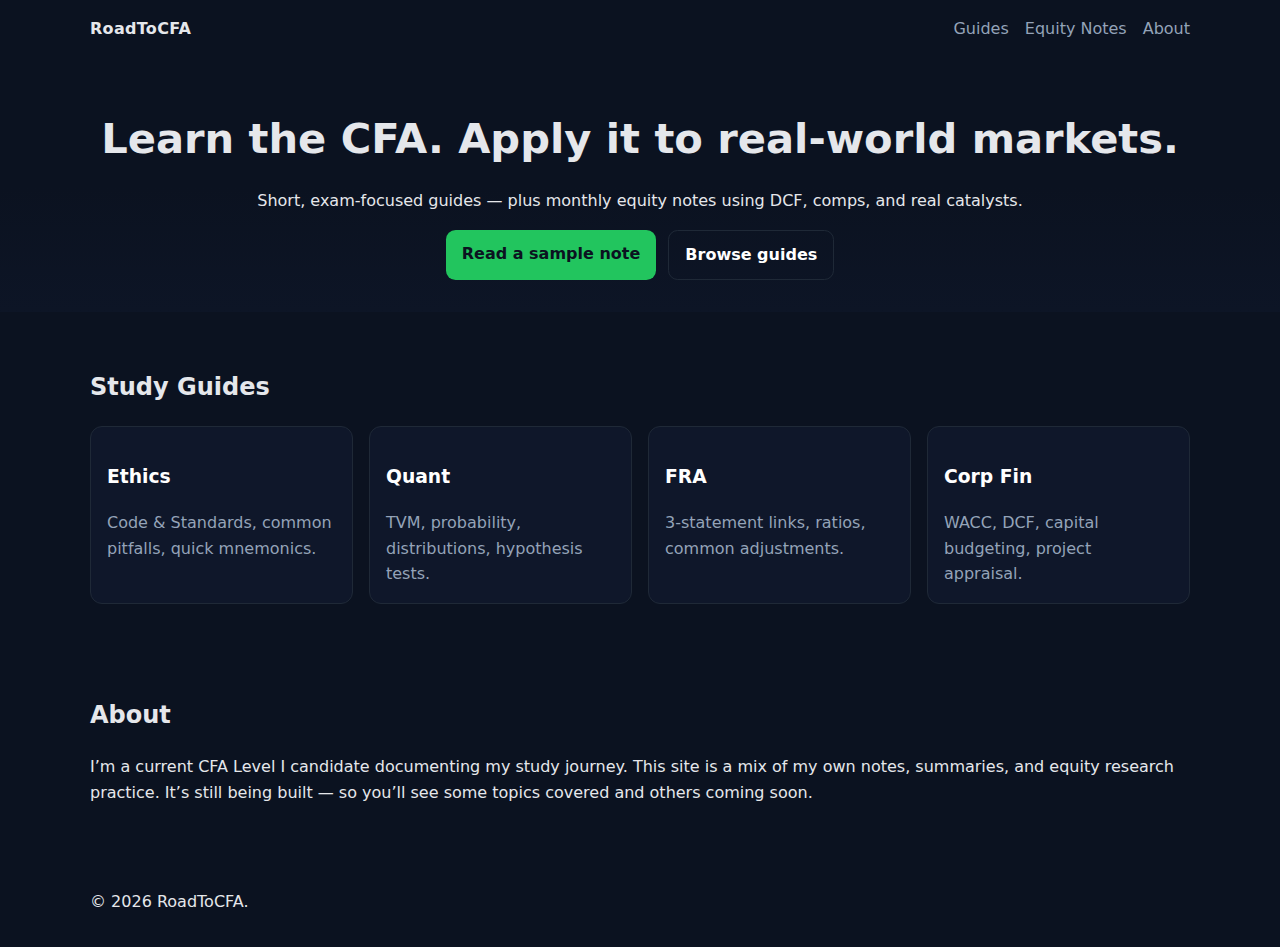
<file: index.html>
<!DOCTYPE html>
<html lang="en">
<head>
  <meta charset="utf-8">
  <meta name="viewport" content="width=device-width, initial-scale=1">
  <title>RoadToCFA — CFA L1 + Applied Equity Research</title>
  <meta name="description" content="Concise CFA Level 1 guides and applied equity research notes with DCF, comps, and catalysts.">
  <meta property="og:title" content="RoadToCFA — CFA L1 + Applied Equity Research">
  <meta property="og:description" content="Study faster. Apply concepts. Publish notes.">
  <meta property="og:type" content="website">
  <link rel="icon" href="img/favicon.svg" type="image/svg+xml">
  <link rel="stylesheet" href="css/style.css">
</head>
<body>
  <header class="site-header">
    <nav class="nav container" aria-label="Primary">
      <a class="logo" href="index.html" aria-label="Home">RoadToCFA</a>
      <button class="hamburger" id="hamburger" aria-label="Toggle menu" aria-expanded="false" aria-controls="menu">☰</button>
      <ul id="menu" class="menu">
        <li><a href="#guides">Guides</a></li>
        <li><a href="notes/index.html">Equity Notes</a></li>
        <li><a href="#about">About</a></li>
      </ul>
    </nav>
    <section class="hero container">
      <h1>Learn the CFA. Apply it to real-world markets.</h1>
      <p>Short, exam-focused guides — plus monthly equity notes using DCF, comps, and real catalysts.</p>
      <div class="cta-row">
        <a class="btn" href="notes/index.html">Read a sample note</a>
        <a class="btn btn-secondary" href="#guides">Browse guides</a>
      </div>
    </section>
  </header>

  <main>
    <section id="guides" class="container section">
      <h2>Study Guides</h2>
      <div class="cards">
        <a class="card" href="guides/ethics.html"><h3>Ethics</h3><p>Code & Standards, common pitfalls, quick mnemonics.</p></a>
        <a class="card" href="guides/quant.html"><h3>Quant</h3><p>TVM, probability, distributions, hypothesis tests.</p></a>
        <a class="card" href="guides/fra.html"><h3>FRA</h3><p>3-statement links, ratios, common adjustments.</p></a>
        <a class="card" href="guides/corpfin.html"><h3>Corp Fin</h3><p>WACC, DCF, capital budgeting, project appraisal.</p></a>
      </div>
    </section>

    <section id="about" class="container section">
      <h2>About</h2>
      <p>I’m a current CFA Level I candidate documenting my study journey. This site is a mix of my own notes, summaries, and equity research practice. It’s still being built — so you’ll see some topics covered and others coming soon.
      </p>
    </section>
  </main>

    <footer class="container footer-inner">
    <p>© 2025 RoadToCFA.</p>
  </div>
    </footer>


  <script src="js/main.js"></script>
</body>
</html>
</file>
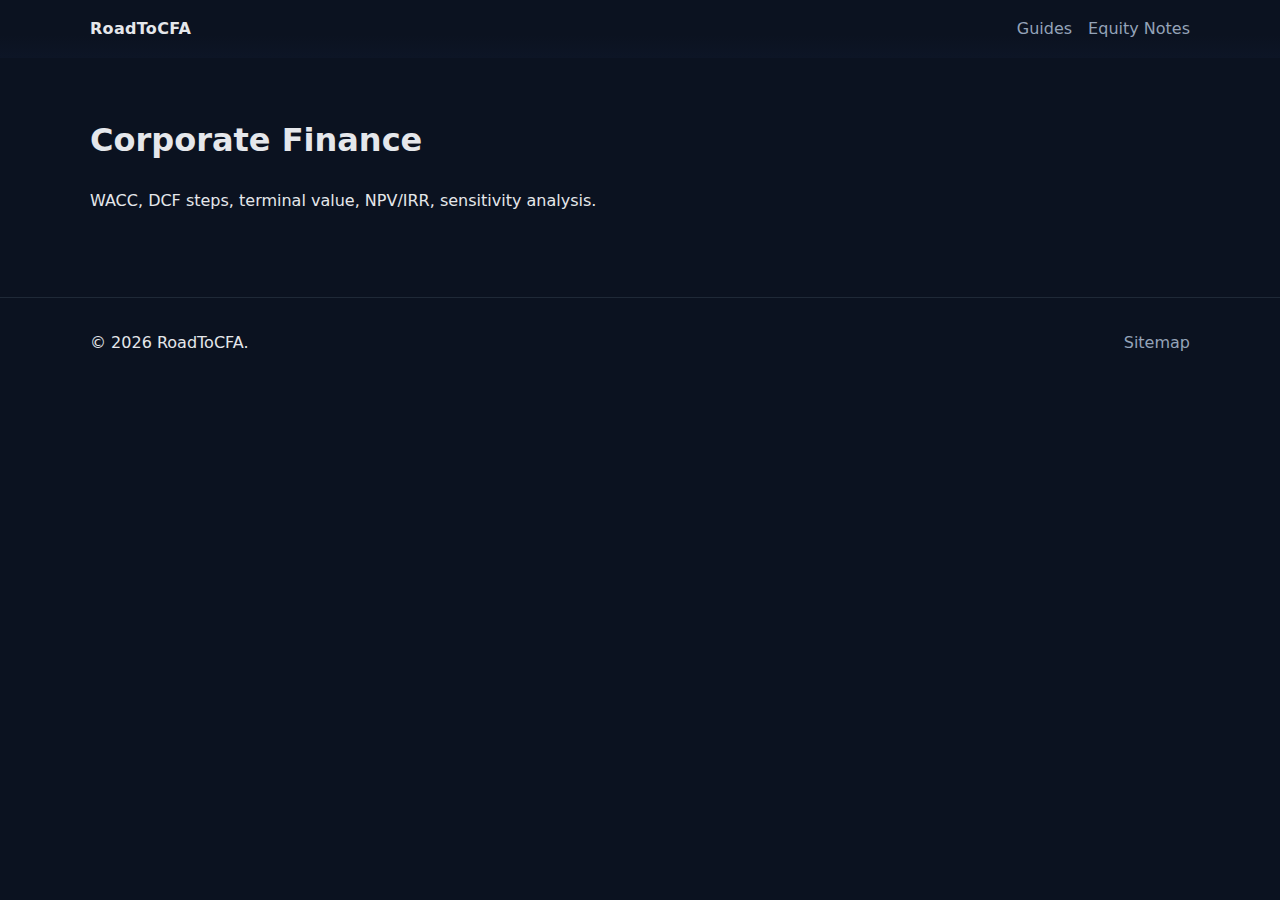
<file: guides/corpfin.html>
<!DOCTYPE html>
<html lang="en">
<head>
  <meta charset="utf-8">
  <meta name="viewport" content="width=device-width, initial-scale=1">
  <title>Corporate Finance — RoadToCFA</title>
  <meta name="description" content="Corporate Finance quick-reference guide.">
  <link rel="icon" href="../img/favicon.svg" type="image/svg+xml">
  <link rel="stylesheet" href="../css/style.css">
</head>
<body>
  <header class="site-header">
    <nav class="nav container" aria-label="Primary">
      <a class="logo" href="../index.html">RoadToCFA</a>
      <button class="hamburger" id="hamburger" aria-label="Toggle menu" aria-expanded="false" aria-controls="menu">☰</button>
      <ul id="menu" class="menu">
        <li><a href="../index.html#guides">Guides</a></li>
        <li><a href="../notes/index.html">Equity Notes</a></li>
      </ul>
    </nav>
  </header>

  <main class="container section">
    <h1>Corporate Finance</h1><p>WACC, DCF steps, terminal value, NPV/IRR, sensitivity analysis.</p>
  </main>

  <footer class="site-footer">
    <div class="container footer-inner">
      <p>© 2025 RoadToCFA.</p>
      <a href="../sitemap.xml">Sitemap</a>
    </div>
  </footer>
  <script src="../js/main.js"></script>
</body>
</html>
</file>
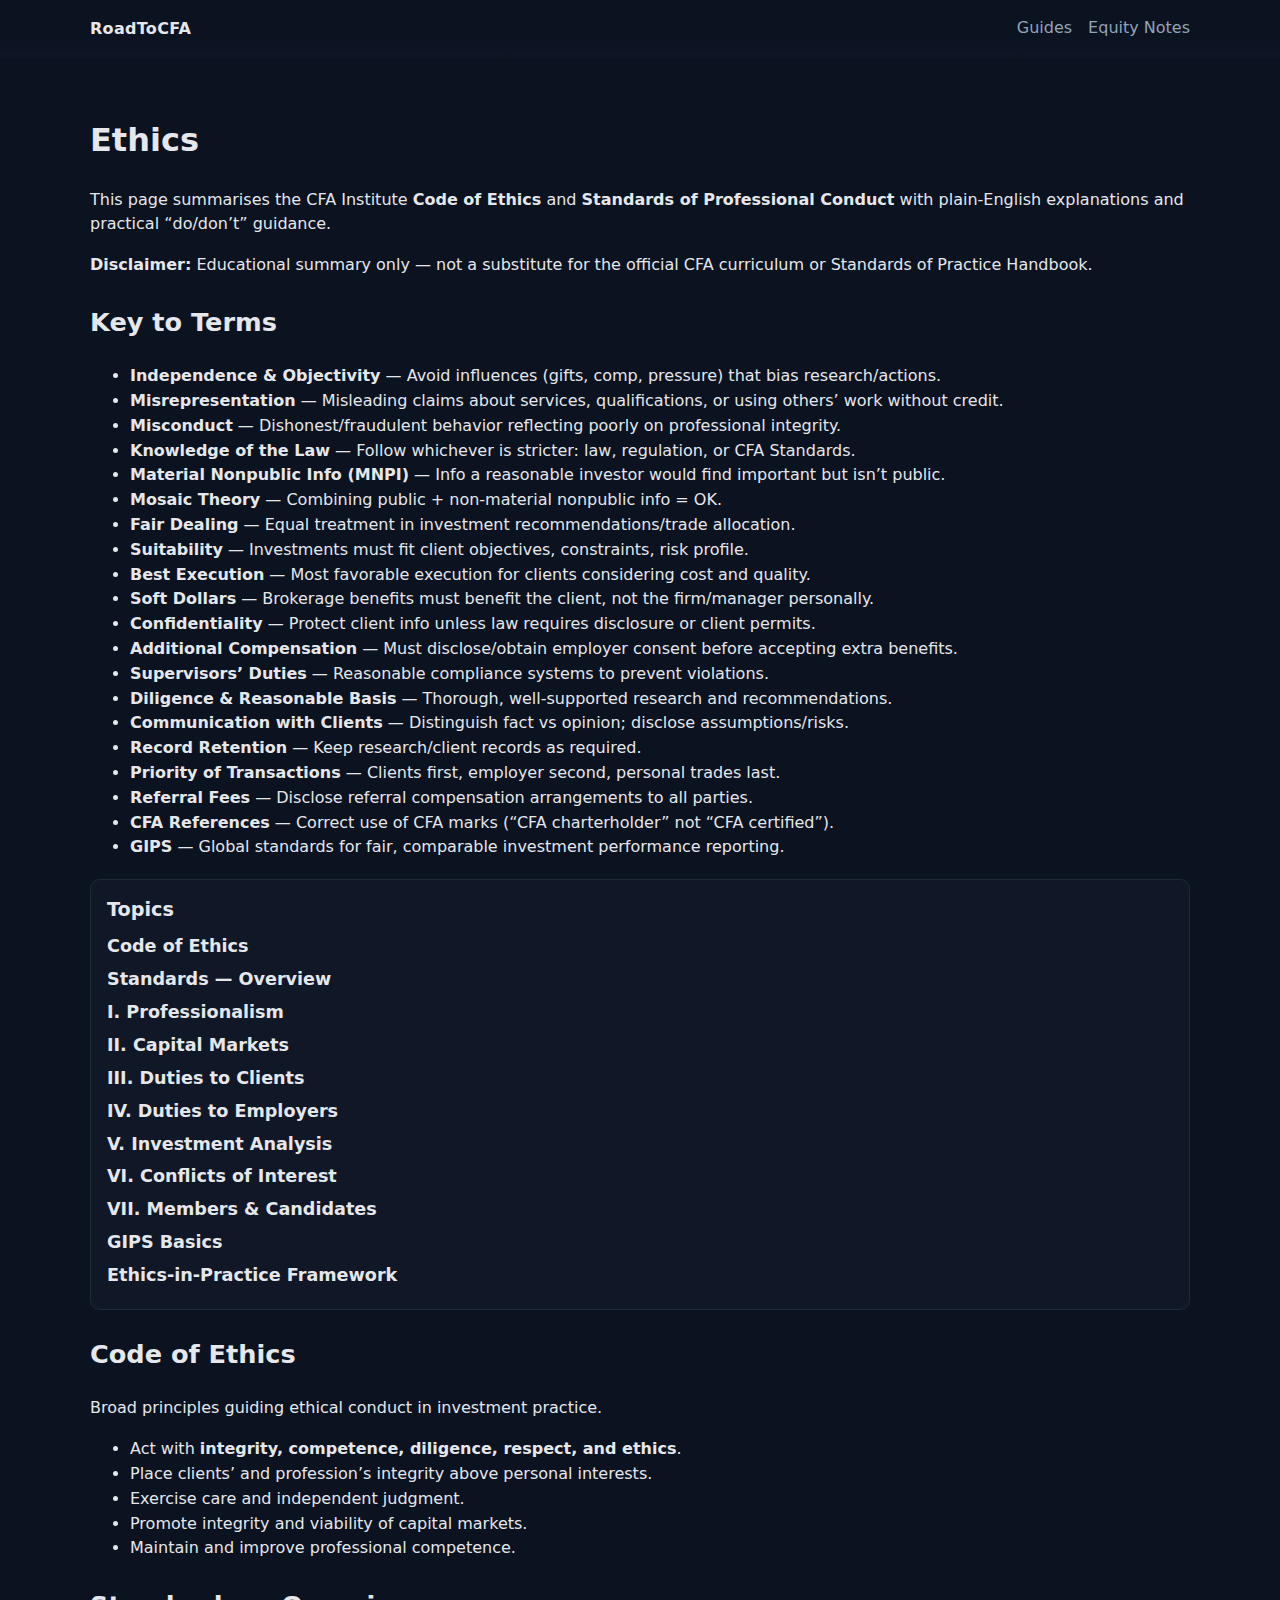
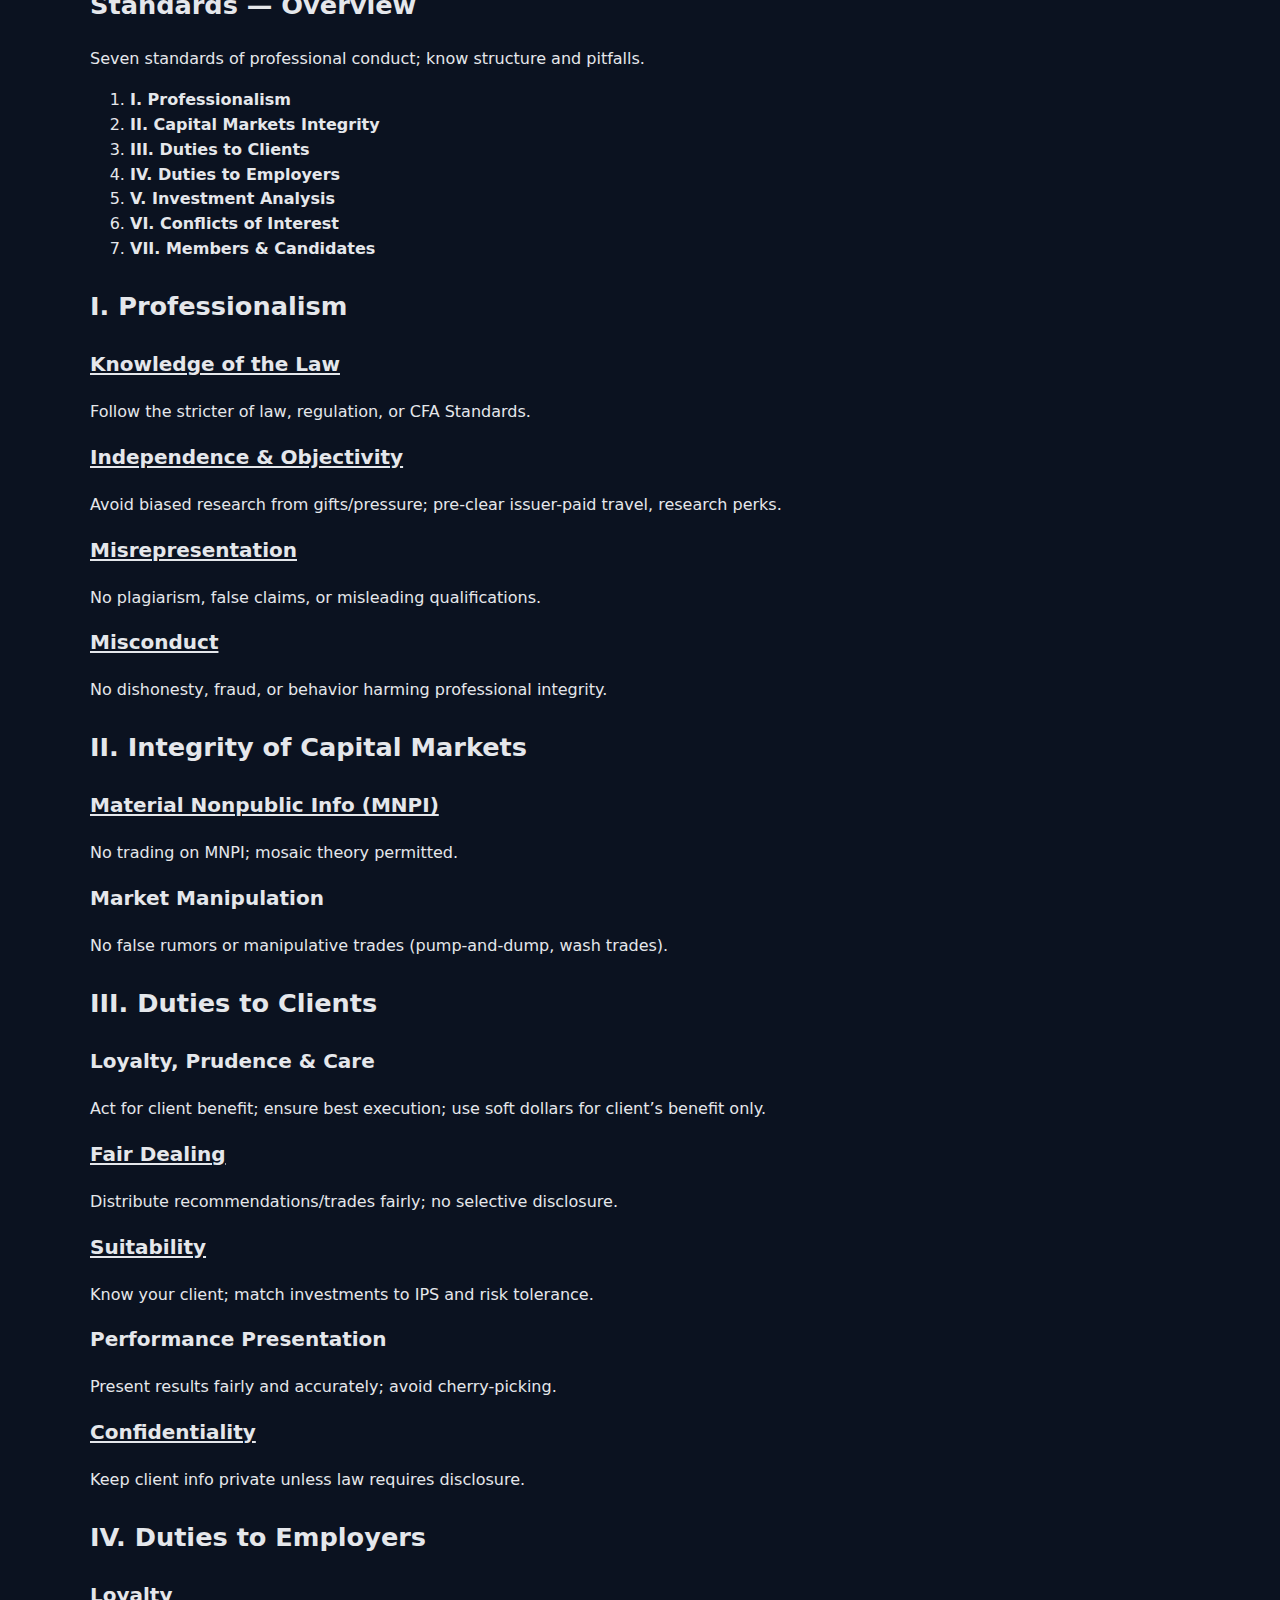
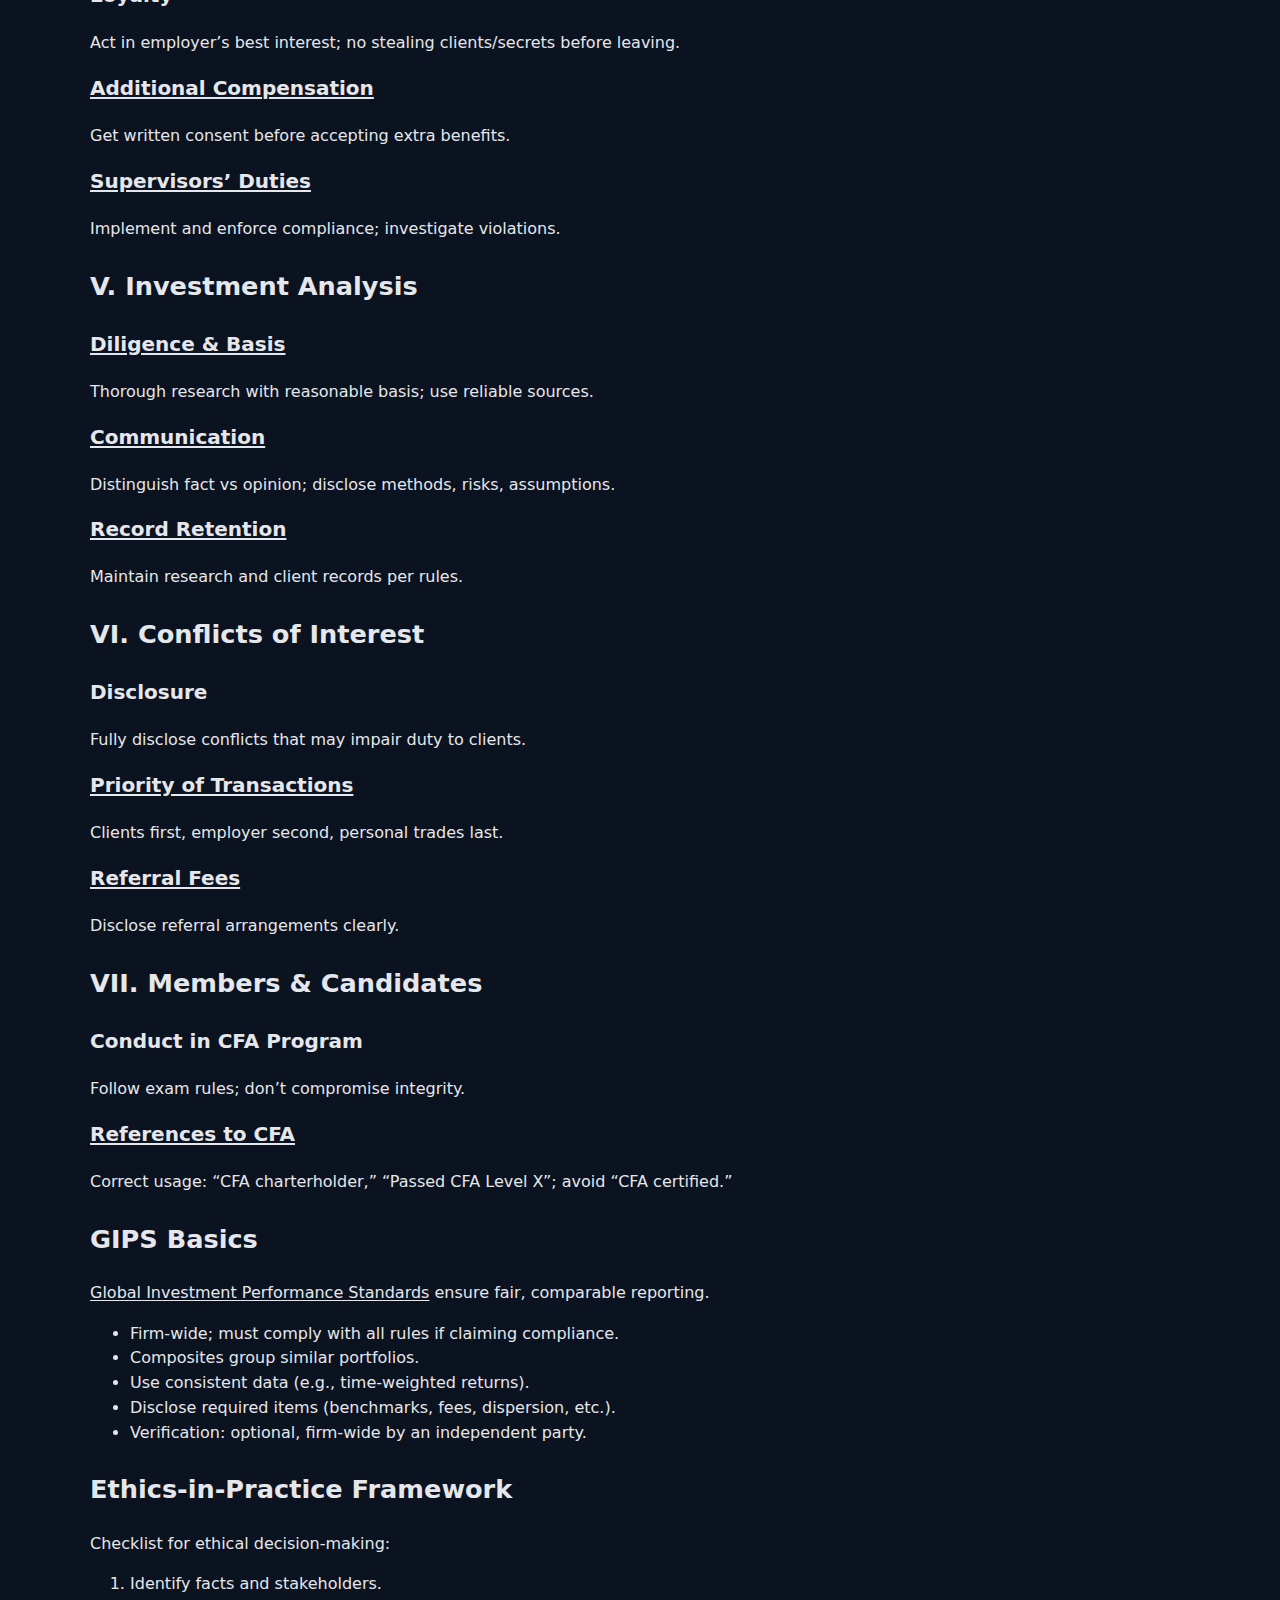
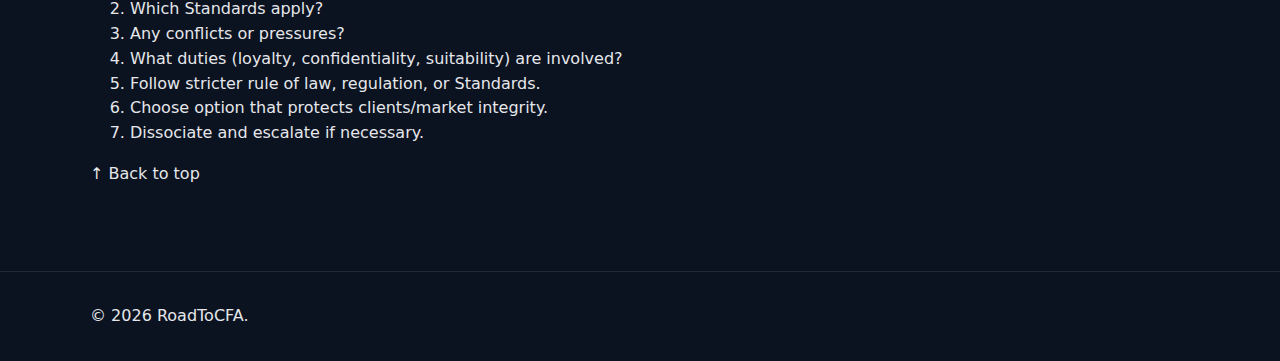
<file: guides/ethics.html>
<!DOCTYPE html>
<html lang="en">
<head>
  <meta charset="utf-8">
  <meta name="viewport" content="width=device-width, initial-scale=1">
  <title>Ethics — RoadToCFA</title>
  <meta name="description" content="CFA Code of Ethics & Standards of Professional Conduct — concise explanations, examples, and quick reference (incl. GIPS basics).">
  <link rel="icon" href="../img/favicon.svg" type="image/svg+xml">
  <link rel="stylesheet" href="../css/style.css">
  <style>
    /* Headings */
    h2 { font-size: 1.6rem; font-weight: 800; margin-top: 1.5rem; }
    h3 { font-size: 1.25rem; font-weight: 700; margin-top: 1rem; }
    p, li { line-height: 1.55; }

    /* Topics navigation */
    .toc { margin: 1.2rem 0 1.4rem; padding: .9rem 1rem; border: 1px solid var(--border); border-radius: .6rem; background: var(--panel); }
    .toc-title { font-size: 1.2rem; font-weight: 800; margin-bottom: .5rem; }
    .toc ul { list-style: none; margin: 0; padding: 0; }
    .toc li { margin: .35rem 0; }
    .toc a { font-size: 1.1rem; font-weight: 650; text-decoration: none; }
    .toc a:hover { text-decoration: underline; text-underline-offset: 2px; }

    /* Clickable term links */
    .term { text-decoration: underline; text-underline-offset: 2px; }
    :target { scroll-margin-top: 80px; }
  </style>
</head>
<body>
  <a id="top"></a>
  <header class="site-header">
    <nav class="nav container" aria-label="Primary">
      <a class="logo" href="../index.html">RoadToCFA</a>
      <button class="hamburger" id="hamburger" aria-label="Toggle menu" aria-expanded="false" aria-controls="menu">☰</button>
      <ul id="menu" class="menu">
        <li><a href="../index.html#guides">Guides</a></li>
        <li><a href="../notes/index.html">Equity Notes</a></li>
      </ul>
    </nav>
  </header>

  <main class="container section">
    <h1>Ethics</h1>
    <p>This page summarises the CFA Institute <strong>Code of Ethics</strong> and <strong>Standards of Professional Conduct</strong> with plain-English explanations and practical “do/don’t” guidance.</p>
    <p><strong>Disclaimer:</strong> Educational summary only — not a substitute for the official CFA curriculum or Standards of Practice Handbook.</p>

    <!-- KEY TO TERMS -->
    <section id="terms">
      <h2>Key to Terms</h2>
      <ul>
        <li id="term-independence"><strong>Independence & Objectivity</strong> — Avoid influences (gifts, comp, pressure) that bias research/actions.</li>
        <li id="term-misrepresentation"><strong>Misrepresentation</strong> — Misleading claims about services, qualifications, or using others’ work without credit.</li>
        <li id="term-misconduct"><strong>Misconduct</strong> — Dishonest/fraudulent behavior reflecting poorly on professional integrity.</li>
        <li id="term-knowledge-law"><strong>Knowledge of the Law</strong> — Follow whichever is stricter: law, regulation, or CFA Standards.</li>
        <li id="term-mnpi"><strong>Material Nonpublic Info (MNPI)</strong> — Info a reasonable investor would find important but isn’t public.</li>
        <li id="term-mosaic"><strong>Mosaic Theory</strong> — Combining public + non-material nonpublic info = OK.</li>
        <li id="term-fair-dealing"><strong>Fair Dealing</strong> — Equal treatment in investment recommendations/trade allocation.</li>
        <li id="term-suitability"><strong>Suitability</strong> — Investments must fit client objectives, constraints, risk profile.</li>
        <li id="term-best-exec"><strong>Best Execution</strong> — Most favorable execution for clients considering cost and quality.</li>
        <li id="term-soft-dollars"><strong>Soft Dollars</strong> — Brokerage benefits must benefit the client, not the firm/manager personally.</li>
        <li id="term-confidentiality"><strong>Confidentiality</strong> — Protect client info unless law requires disclosure or client permits.</li>
        <li id="term-addl-comp"><strong>Additional Compensation</strong> — Must disclose/obtain employer consent before accepting extra benefits.</li>
        <li id="term-supervisors"><strong>Supervisors’ Duties</strong> — Reasonable compliance systems to prevent violations.</li>
        <li id="term-diligence"><strong>Diligence & Reasonable Basis</strong> — Thorough, well-supported research and recommendations.</li>
        <li id="term-communication"><strong>Communication with Clients</strong> — Distinguish fact vs opinion; disclose assumptions/risks.</li>
        <li id="term-records"><strong>Record Retention</strong> — Keep research/client records as required.</li>
        <li id="term-priority"><strong>Priority of Transactions</strong> — Clients first, employer second, personal trades last.</li>
        <li id="term-referral"><strong>Referral Fees</strong> — Disclose referral compensation arrangements to all parties.</li>
        <li id="term-cfa-ref"><strong>CFA References</strong> — Correct use of CFA marks (“CFA charterholder” not “CFA certified”).</li>
        <li id="term-gips"><strong>GIPS</strong> — Global standards for fair, comparable investment performance reporting.</li>
      </ul>
    </section>

    <!-- TOPICS -->
    <nav class="toc" aria-label="Topics on this page">
      <div class="toc-title">Topics</div>
      <ul>
        <li><a href="#code-ethics">Code of Ethics</a></li>
        <li><a href="#standards-overview">Standards — Overview</a></li>
        <li><a href="#professionalism">I. Professionalism</a></li>
        <li><a href="#capital-markets">II. Capital Markets</a></li>
        <li><a href="#clients">III. Duties to Clients</a></li>
        <li><a href="#employers">IV. Duties to Employers</a></li>
        <li><a href="#investment-analysis">V. Investment Analysis</a></li>
        <li><a href="#conflicts">VI. Conflicts of Interest</a></li>
        <li><a href="#members-candidates">VII. Members & Candidates</a></li>
        <li><a href="#gips">GIPS Basics</a></li>
        <li><a href="#ethics-practice">Ethics-in-Practice Framework</a></li>
      </ul>
    </nav>

    <!-- CODE OF ETHICS -->
    <section id="code-ethics">
      <h2>Code of Ethics</h2>
      <p>Broad principles guiding ethical conduct in investment practice.</p>
      <ul>
        <li>Act with <strong>integrity, competence, diligence, respect, and ethics</strong>.</li>
        <li>Place clients’ and profession’s integrity above personal interests.</li>
        <li>Exercise care and independent judgment.</li>
        <li>Promote integrity and viability of capital markets.</li>
        <li>Maintain and improve professional competence.</li>
      </ul>
    </section>

    <!-- STANDARDS OVERVIEW -->
    <section id="standards-overview">
      <h2>Standards — Overview</h2>
      <p>Seven standards of professional conduct; know structure and pitfalls.</p>
      <ol>
        <li><strong>I. Professionalism</strong></li>
        <li><strong>II. Capital Markets Integrity</strong></li>
        <li><strong>III. Duties to Clients</strong></li>
        <li><strong>IV. Duties to Employers</strong></li>
        <li><strong>V. Investment Analysis</strong></li>
        <li><strong>VI. Conflicts of Interest</strong></li>
        <li><strong>VII. Members & Candidates</strong></li>
      </ol>
    </section>

    <!-- Each Standard follows (I–VII) -->
    <section id="professionalism">
      <h2>I. Professionalism</h2>
      <h3><a class="term" href="#term-knowledge-law">Knowledge of the Law</a></h3>
      <p>Follow the stricter of law, regulation, or CFA Standards.</p>
      <h3><a class="term" href="#term-independence">Independence & Objectivity</a></h3>
      <p>Avoid biased research from gifts/pressure; pre-clear issuer-paid travel, research perks.</p>
      <h3><a class="term" href="#term-misrepresentation">Misrepresentation</a></h3>
      <p>No plagiarism, false claims, or misleading qualifications.</p>
      <h3><a class="term" href="#term-misconduct">Misconduct</a></h3>
      <p>No dishonesty, fraud, or behavior harming professional integrity.</p>
    </section>

    <section id="capital-markets">
      <h2>II. Integrity of Capital Markets</h2>
      <h3><a class="term" href="#term-mnpi">Material Nonpublic Info (MNPI)</a></h3>
      <p>No trading on MNPI; mosaic theory permitted.</p>
      <h3>Market Manipulation</h3>
      <p>No false rumors or manipulative trades (pump-and-dump, wash trades).</p>
    </section>

    <section id="clients">
      <h2>III. Duties to Clients</h2>
      <h3>Loyalty, Prudence & Care</h3>
      <p>Act for client benefit; ensure best execution; use soft dollars for client’s benefit only.</p>
      <h3><a class="term" href="#term-fair-dealing">Fair Dealing</a></h3>
      <p>Distribute recommendations/trades fairly; no selective disclosure.</p>
      <h3><a class="term" href="#term-suitability">Suitability</a></h3>
      <p>Know your client; match investments to IPS and risk tolerance.</p>
      <h3>Performance Presentation</h3>
      <p>Present results fairly and accurately; avoid cherry-picking.</p>
      <h3><a class="term" href="#term-confidentiality">Confidentiality</a></h3>
      <p>Keep client info private unless law requires disclosure.</p>
    </section>

    <section id="employers">
      <h2>IV. Duties to Employers</h2>
      <h3>Loyalty</h3>
      <p>Act in employer’s best interest; no stealing clients/secrets before leaving.</p>
      <h3><a class="term" href="#term-addl-comp">Additional Compensation</a></h3>
      <p>Get written consent before accepting extra benefits.</p>
      <h3><a class="term" href="#term-supervisors">Supervisors’ Duties</a></h3>
      <p>Implement and enforce compliance; investigate violations.</p>
    </section>

    <section id="investment-analysis">
      <h2>V. Investment Analysis</h2>
      <h3><a class="term" href="#term-diligence">Diligence & Basis</a></h3>
      <p>Thorough research with reasonable basis; use reliable sources.</p>
      <h3><a class="term" href="#term-communication">Communication</a></h3>
      <p>Distinguish fact vs opinion; disclose methods, risks, assumptions.</p>
      <h3><a class="term" href="#term-records">Record Retention</a></h3>
      <p>Maintain research and client records per rules.</p>
    </section>

    <section id="conflicts">
      <h2>VI. Conflicts of Interest</h2>
      <h3>Disclosure</h3>
      <p>Fully disclose conflicts that may impair duty to clients.</p>
      <h3><a class="term" href="#term-priority">Priority of Transactions</a></h3>
      <p>Clients first, employer second, personal trades last.</p>
      <h3><a class="term" href="#term-referral">Referral Fees</a></h3>
      <p>Disclose referral arrangements clearly.</p>
    </section>

    <section id="members-candidates">
      <h2>VII. Members & Candidates</h2>
      <h3>Conduct in CFA Program</h3>
      <p>Follow exam rules; don’t compromise integrity.</p>
      <h3><a class="term" href="#term-cfa-ref">References to CFA</a></h3>
      <p>Correct usage: “CFA charterholder,” “Passed CFA Level X”; avoid “CFA certified.”</p>
    </section>

    <section id="gips">
      <h2>GIPS Basics</h2>
      <p><a class="term" href="#term-gips">Global Investment Performance Standards</a> ensure fair, comparable reporting.</p>
      <ul>
        <li>Firm-wide; must comply with all rules if claiming compliance.</li>
        <li>Composites group similar portfolios.</li>
        <li>Use consistent data (e.g., time-weighted returns).</li>
        <li>Disclose required items (benchmarks, fees, dispersion, etc.).</li>
        <li>Verification: optional, firm-wide by an independent party.</li>
      </ul>
    </section>

    <section id="ethics-practice">
      <h2>Ethics-in-Practice Framework</h2>
      <p>Checklist for ethical decision-making:</p>
      <ol>
        <li>Identify facts and stakeholders.</li>
        <li>Which Standards apply?</li>
        <li>Any conflicts or pressures?</li>
        <li>What duties (loyalty, confidentiality, suitability) are involved?</li>
        <li>Follow stricter rule of law, regulation, or Standards.</li>
        <li>Choose option that protects clients/market integrity.</li>
        <li>Dissociate and escalate if necessary.</li>
      </ol>
      <p><a href="#top">↑ Back to top</a></p>
    </section>
  </main>

  <footer class="site-footer">
    <div class="container footer-inner">
      <p>© 2025 RoadToCFA.</p>
    </div>
  </footer>
  <script src="../js/main.js"></script>
</body>
</html>
</file>
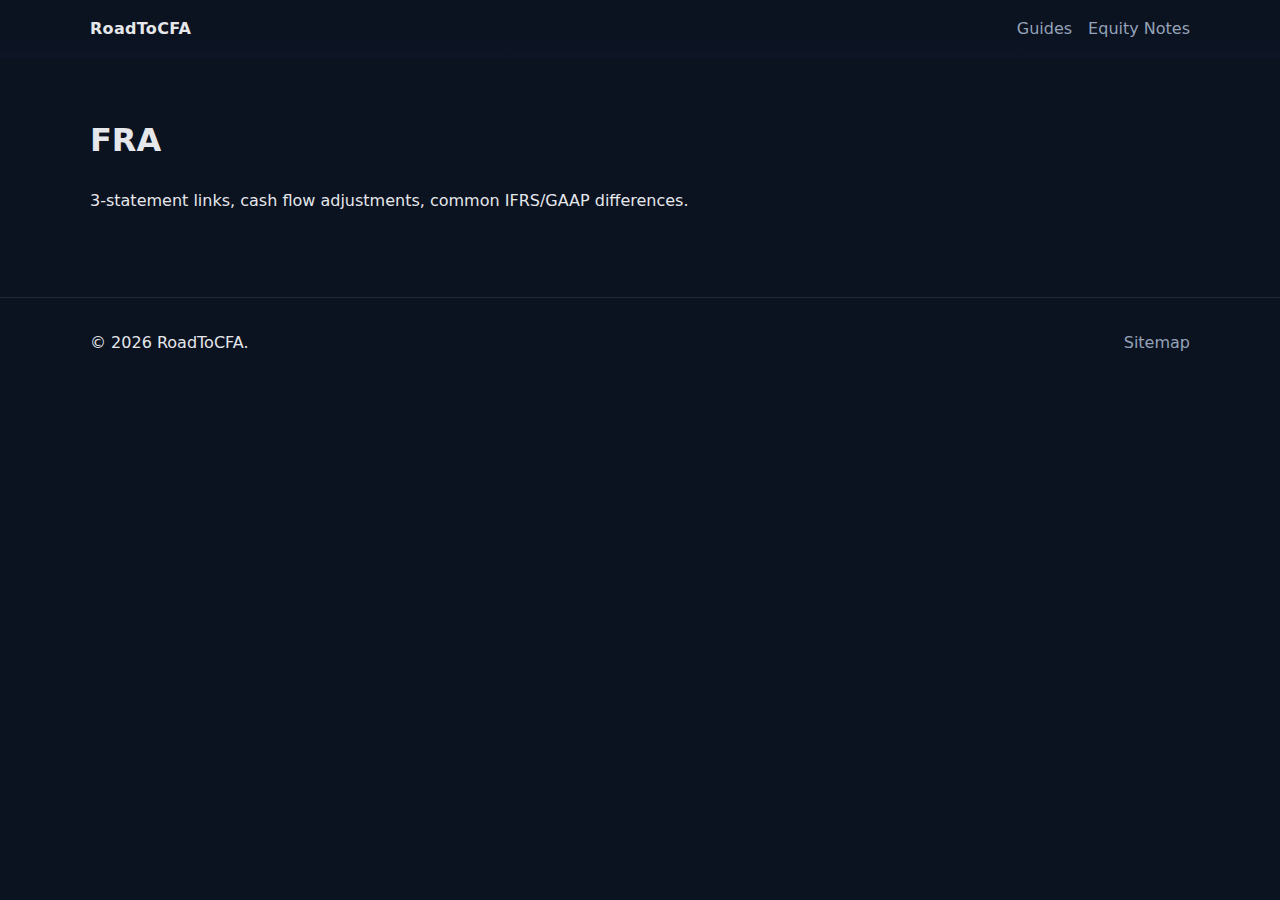
<file: guides/fra.html>
<!DOCTYPE html>
<html lang="en">
<head>
  <meta charset="utf-8">
  <meta name="viewport" content="width=device-width, initial-scale=1">
  <title>FRA — RoadToCFA</title>
  <meta name="description" content="FRA quick-reference guide.">
  <link rel="icon" href="../img/favicon.svg" type="image/svg+xml">
  <link rel="stylesheet" href="../css/style.css">
</head>
<body>
  <header class="site-header">
    <nav class="nav container" aria-label="Primary">
      <a class="logo" href="../index.html">RoadToCFA</a>
      <button class="hamburger" id="hamburger" aria-label="Toggle menu" aria-expanded="false" aria-controls="menu">☰</button>
      <ul id="menu" class="menu">
        <li><a href="../index.html#guides">Guides</a></li>
        <li><a href="../notes/index.html">Equity Notes</a></li>
      </ul>
    </nav>
  </header>

  <main class="container section">
    <h1>FRA</h1><p>3-statement links, cash flow adjustments, common IFRS/GAAP differences.</p>
  </main>

  <footer class="site-footer">
    <div class="container footer-inner">
      <p>© 2025 RoadToCFA.</p>
      <a href="../sitemap.xml">Sitemap</a>
    </div>
  </footer>
  <script src="../js/main.js"></script>
</body>
</html>
</file>
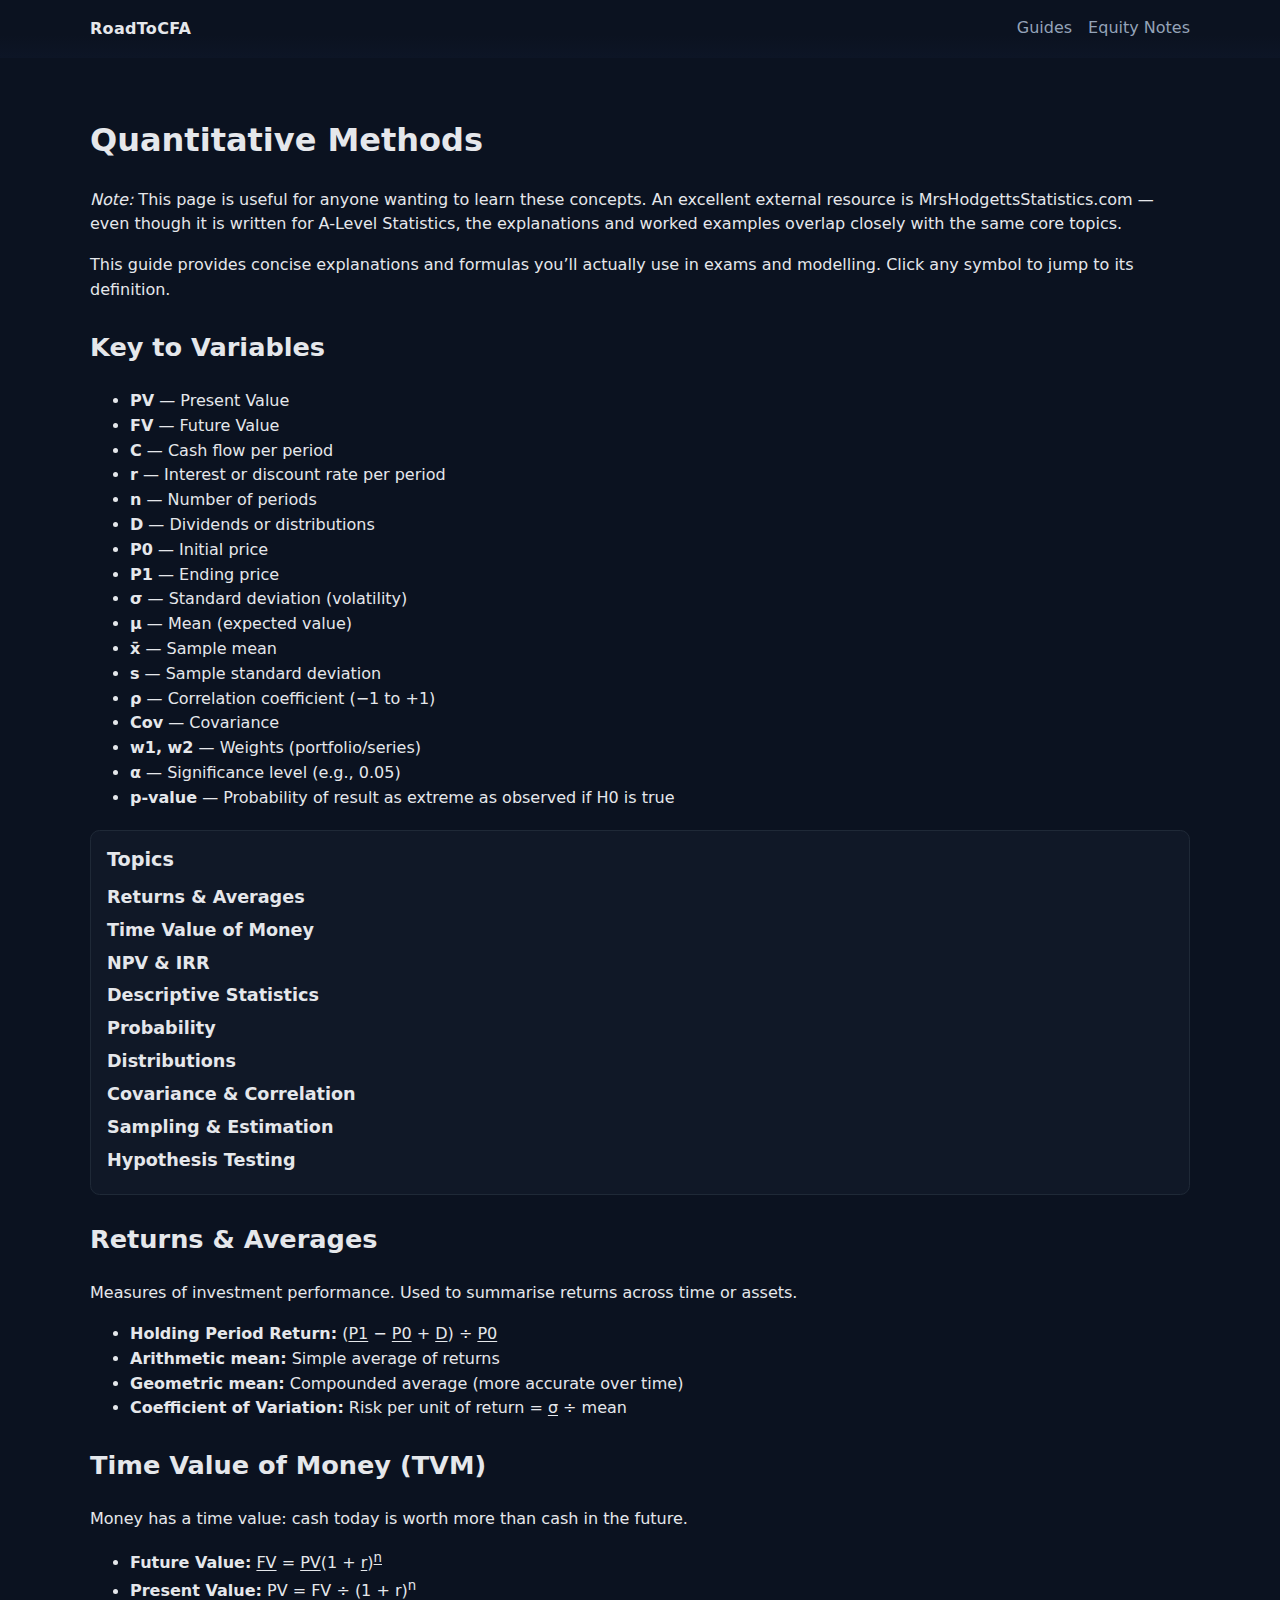
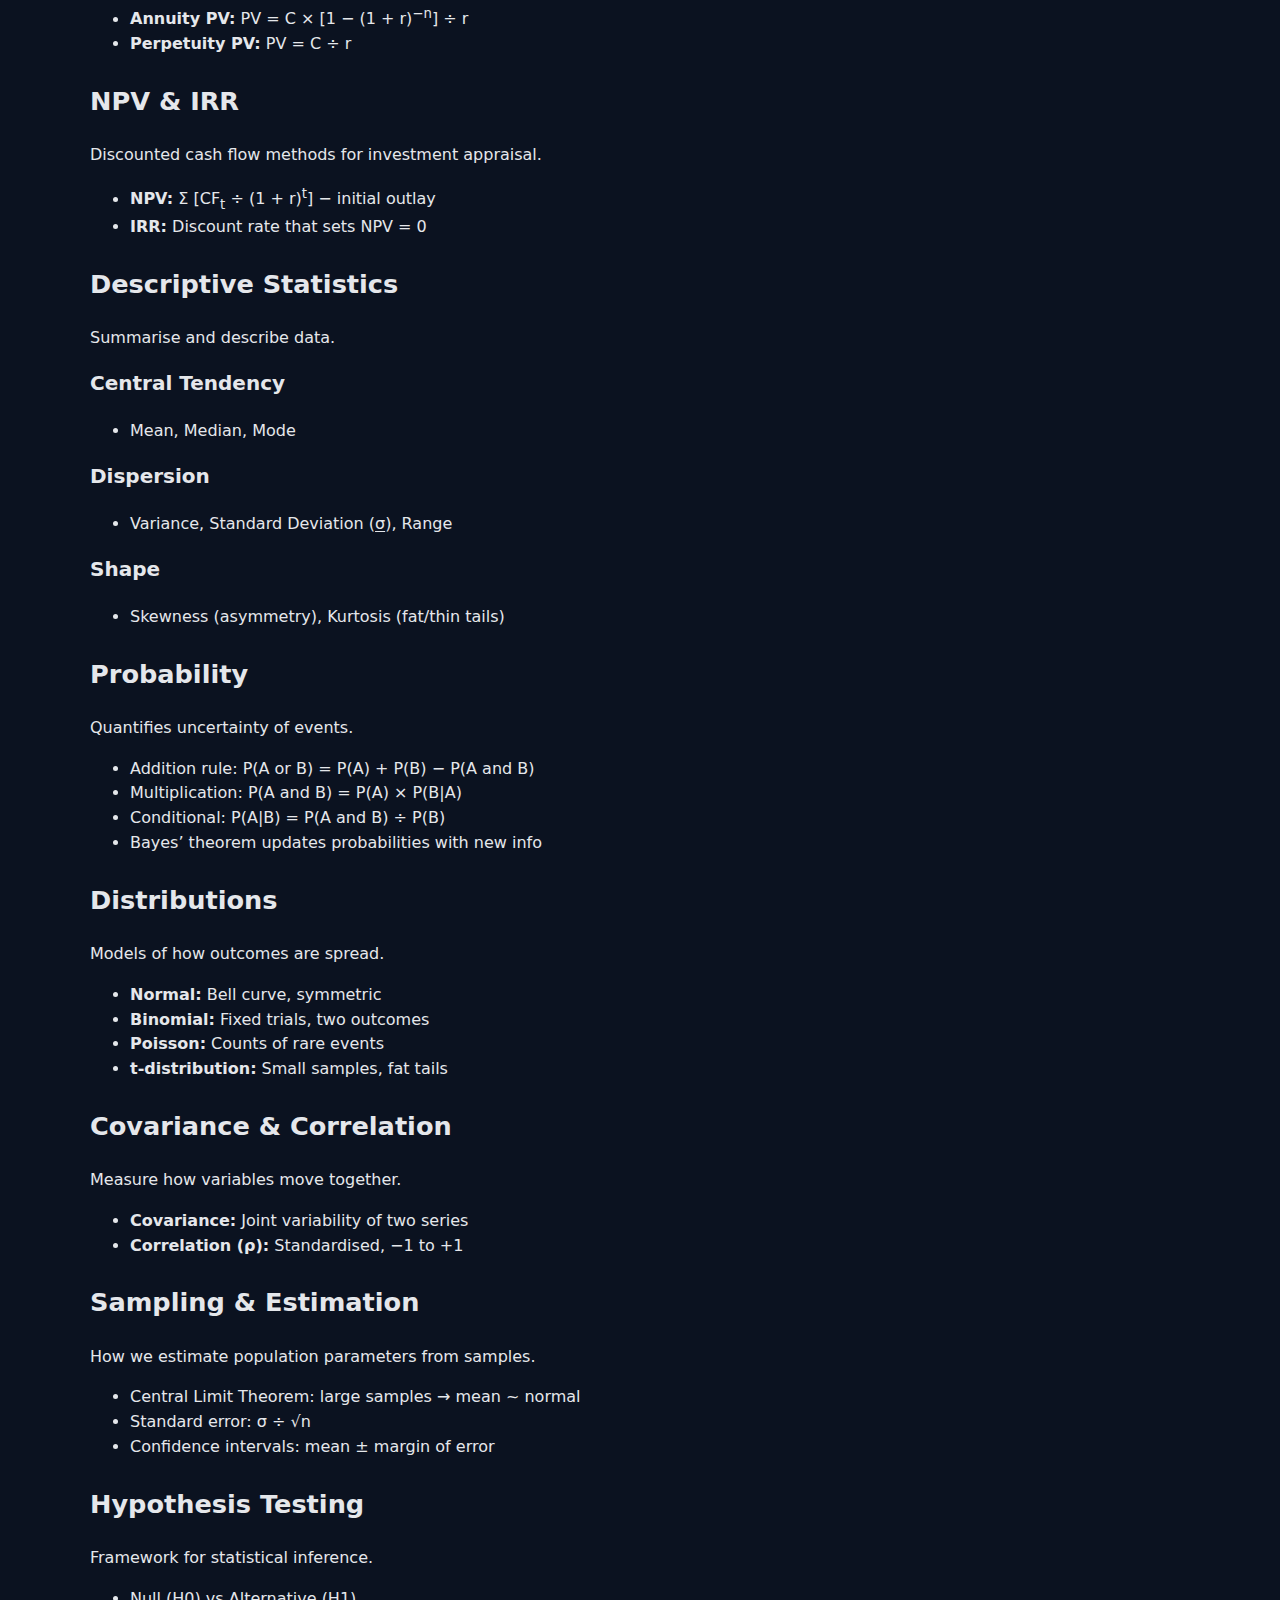
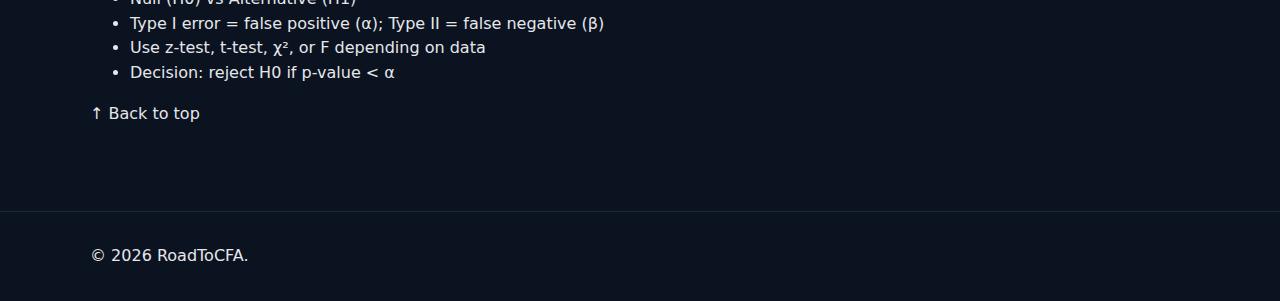
<file: guides/quant.html>
<!DOCTYPE html>
<html lang="en">
<head>
  <meta charset="utf-8">
  <meta name="viewport" content="width=device-width, initial-scale=1">
  <title>Quantitative Methods — RoadToCFA</title>
  <meta name="description" content="Quantitative Methods quick reference: returns, TVM, NPV/IRR, statistics, probability, distributions, sampling, estimation, hypothesis testing. Helpful even if your course is A-Level Statistics.">
  <link rel="icon" href="../img/favicon.svg" type="image/svg+xml">
  <link rel="stylesheet" href="../css/style.css">
  <style>
    /* Headings */
    h2 { font-size: 1.6rem; font-weight: 800; margin-top: 1.5rem; }
    h3 { font-size: 1.25rem; font-weight: 700; margin-top: 1rem; }
    p, li { line-height: 1.55; }

    /* Topics navigation */
    .toc { margin: 1.2rem 0 1.4rem; padding: .9rem 1rem; border: 1px solid var(--border); border-radius: .6rem; background: var(--panel); }
    .toc-title { font-size: 1.2rem; font-weight: 800; margin-bottom: .5rem; }
    .toc ul { list-style: none; margin: 0; padding: 0; }
    .toc li { margin: .35rem 0; }
    .toc a { font-size: 1.1rem; font-weight: 650; text-decoration: none; }
    .toc a:hover { text-decoration: underline; text-underline-offset: 2px; }

    /* Symbol links */
    .sym { text-decoration: underline; text-underline-offset: 2px; }
    :target { scroll-margin-top: 80px; }
  </style>
</head>
<body>
  <a id="top"></a>
  <header class="site-header">
    <nav class="nav container" aria-label="Primary">
      <a class="logo" href="../index.html">RoadToCFA</a>
      <button class="hamburger" id="hamburger" aria-label="Toggle menu" aria-expanded="false" aria-controls="menu">☰</button>
      <ul id="menu" class="menu">
        <li><a href="../index.html#guides">Guides</a></li>
        <li><a href="../notes/index.html">Equity Notes</a></li>
      </ul>
    </nav>
  </header>

  <main class="container section">
    <h1>Quantitative Methods</h1>
    <p><em>Note:</em> This page is useful for anyone wanting to learn these concepts.  
    An excellent external resource is <a href="https://mrshodgettsstatistics.com/" target="_blank">MrsHodgettsStatistics.com</a> — even though it is written for A-Level Statistics, the explanations and worked examples overlap closely with the same core topics.</p>
    <p>This guide provides concise explanations and formulas you’ll actually use in exams and modelling. Click any symbol to jump to its definition.</p>

    <!-- KEY TO VARIABLES -->
    <section id="variables">
      <h2>Key to Variables</h2>
      <ul>
        <li id="variables-pv"><strong>PV</strong> — Present Value</li>
        <li id="variables-fv"><strong>FV</strong> — Future Value</li>
        <li id="variables-c"><strong>C</strong> — Cash flow per period</li>
        <li id="variables-r"><strong>r</strong> — Interest or discount rate per period</li>
        <li id="variables-n"><strong>n</strong> — Number of periods</li>
        <li id="variables-d"><strong>D</strong> — Dividends or distributions</li>
        <li id="variables-p0"><strong>P0</strong> — Initial price</li>
        <li id="variables-p1"><strong>P1</strong> — Ending price</li>
        <li id="variables-sigma"><strong>σ</strong> — Standard deviation (volatility)</li>
        <li id="variables-mu"><strong>μ</strong> — Mean (expected value)</li>
        <li id="variables-xbar"><strong>x̄</strong> — Sample mean</li>
        <li id="variables-s"><strong>s</strong> — Sample standard deviation</li>
        <li id="variables-rho"><strong>ρ</strong> — Correlation coefficient (−1 to +1)</li>
        <li id="variables-cov"><strong>Cov</strong> — Covariance</li>
        <li id="variables-w1w2"><strong>w1, w2</strong> — Weights (portfolio/series)</li>
        <li id="variables-alpha"><strong>α</strong> — Significance level (e.g., 0.05)</li>
        <li id="variables-pval"><strong>p-value</strong> — Probability of result as extreme as observed if H0 is true</li>
      </ul>
    </section>

    <!-- TOPICS -->
    <nav class="toc" aria-label="Topics on this page">
      <div class="toc-title">Topics</div>
      <ul>
        <li><a href="#returns">Returns & Averages</a></li>
        <li><a href="#tvm">Time Value of Money</a></li>
        <li><a href="#npv-irr">NPV & IRR</a></li>
        <li><a href="#stats">Descriptive Statistics</a></li>
        <li><a href="#probability">Probability</a></li>
        <li><a href="#distributions">Distributions</a></li>
        <li><a href="#cov-corr">Covariance & Correlation</a></li>
        <li><a href="#sampling">Sampling & Estimation</a></li>
        <li><a href="#hypothesis">Hypothesis Testing</a></li>
      </ul>
    </nav>

    <!-- RETURNS -->
    <section id="returns">
      <h2>Returns & Averages</h2>
      <p>Measures of investment performance. Used to summarise returns across time or assets.</p>
      <ul>
        <li><strong>Holding Period Return:</strong> (<a class="sym" href="#variables-p1">P1</a> − <a class="sym" href="#variables-p0">P0</a> + <a class="sym" href="#variables-d">D</a>) ÷ <a class="sym" href="#variables-p0">P0</a></li>
        <li><strong>Arithmetic mean:</strong> Simple average of returns</li>
        <li><strong>Geometric mean:</strong> Compounded average (more accurate over time)</li>
        <li><strong>Coefficient of Variation:</strong> Risk per unit of return = <a class="sym" href="#variables-sigma">σ</a> ÷ mean</li>
      </ul>
    </section>

    <!-- TVM -->
    <section id="tvm">
      <h2>Time Value of Money (TVM)</h2>
      <p>Money has a time value: cash today is worth more than cash in the future.</p>
      <ul>
        <li><strong>Future Value:</strong> <a class="sym" href="#variables-fv">FV</a> = <a class="sym" href="#variables-pv">PV</a>(1 + <a class="sym" href="#variables-r">r</a>)<sup><a class="sym" href="#variables-n">n</a></sup></li>
        <li><strong>Present Value:</strong> PV = FV ÷ (1 + r)<sup>n</sup></li>
        <li><strong>Annuity PV:</strong> PV = C × [1 − (1 + r)<sup>−n</sup>] ÷ r</li>
        <li><strong>Perpetuity PV:</strong> PV = C ÷ r</li>
      </ul>
    </section>

    <!-- NPV & IRR -->
    <section id="npv-irr">
      <h2>NPV & IRR</h2>
      <p>Discounted cash flow methods for investment appraisal.</p>
      <ul>
        <li><strong>NPV:</strong> Σ [CF<sub>t</sub> ÷ (1 + r)<sup>t</sup>] − initial outlay</li>
        <li><strong>IRR:</strong> Discount rate that sets NPV = 0</li>
      </ul>
    </section>

    <!-- STATS -->
    <section id="stats">
      <h2>Descriptive Statistics</h2>
      <p>Summarise and describe data.</p>
      <h3>Central Tendency</h3>
      <ul><li>Mean, Median, Mode</li></ul>
      <h3>Dispersion</h3>
      <ul><li>Variance, Standard Deviation (<a class="sym" href="#variables-sigma">σ</a>), Range</li></ul>
      <h3>Shape</h3>
      <ul><li>Skewness (asymmetry), Kurtosis (fat/thin tails)</li></ul>
    </section>

    <!-- PROBABILITY -->
    <section id="probability">
      <h2>Probability</h2>
      <p>Quantifies uncertainty of events.</p>
      <ul>
        <li>Addition rule: P(A or B) = P(A) + P(B) − P(A and B)</li>
        <li>Multiplication: P(A and B) = P(A) × P(B|A)</li>
        <li>Conditional: P(A|B) = P(A and B) ÷ P(B)</li>
        <li>Bayes’ theorem updates probabilities with new info</li>
      </ul>
    </section>

    <!-- DISTRIBUTIONS -->
    <section id="distributions">
      <h2>Distributions</h2>
      <p>Models of how outcomes are spread.</p>
      <ul>
        <li><strong>Normal:</strong> Bell curve, symmetric</li>
        <li><strong>Binomial:</strong> Fixed trials, two outcomes</li>
        <li><strong>Poisson:</strong> Counts of rare events</li>
        <li><strong>t-distribution:</strong> Small samples, fat tails</li>
      </ul>
    </section>

    <!-- COV & CORR -->
    <section id="cov-corr">
      <h2>Covariance & Correlation</h2>
      <p>Measure how variables move together.</p>
      <ul>
        <li><strong>Covariance:</strong> Joint variability of two series</li>
        <li><strong>Correlation (ρ):</strong> Standardised, −1 to +1</li>
      </ul>
    </section>

    <!-- SAMPLING -->
    <section id="sampling">
      <h2>Sampling & Estimation</h2>
      <p>How we estimate population parameters from samples.</p>
      <ul>
        <li>Central Limit Theorem: large samples → mean ~ normal</li>
        <li>Standard error: σ ÷ √n</li>
        <li>Confidence intervals: mean ± margin of error</li>
      </ul>
    </section>

    <!-- HYPOTHESIS -->
    <section id="hypothesis">
      <h2>Hypothesis Testing</h2>
      <p>Framework for statistical inference.</p>
      <ul>
        <li>Null (H0) vs Alternative (H1)</li>
        <li>Type I error = false positive (α); Type II = false negative (β)</li>
        <li>Use z-test, t-test, χ², or F depending on data</li>
        <li>Decision: reject H0 if p-value &lt; α</li>
      </ul>
      <p><a href="#top">↑ Back to top</a></p>
    </section>
  </main>

  <footer class="site-footer">
    <div class="container footer-inner">
      <p>© 2025 RoadToCFA.</p>
    </div>
  </footer>
  <script src="../js/main.js"></script>
</body>
</html>
</file>
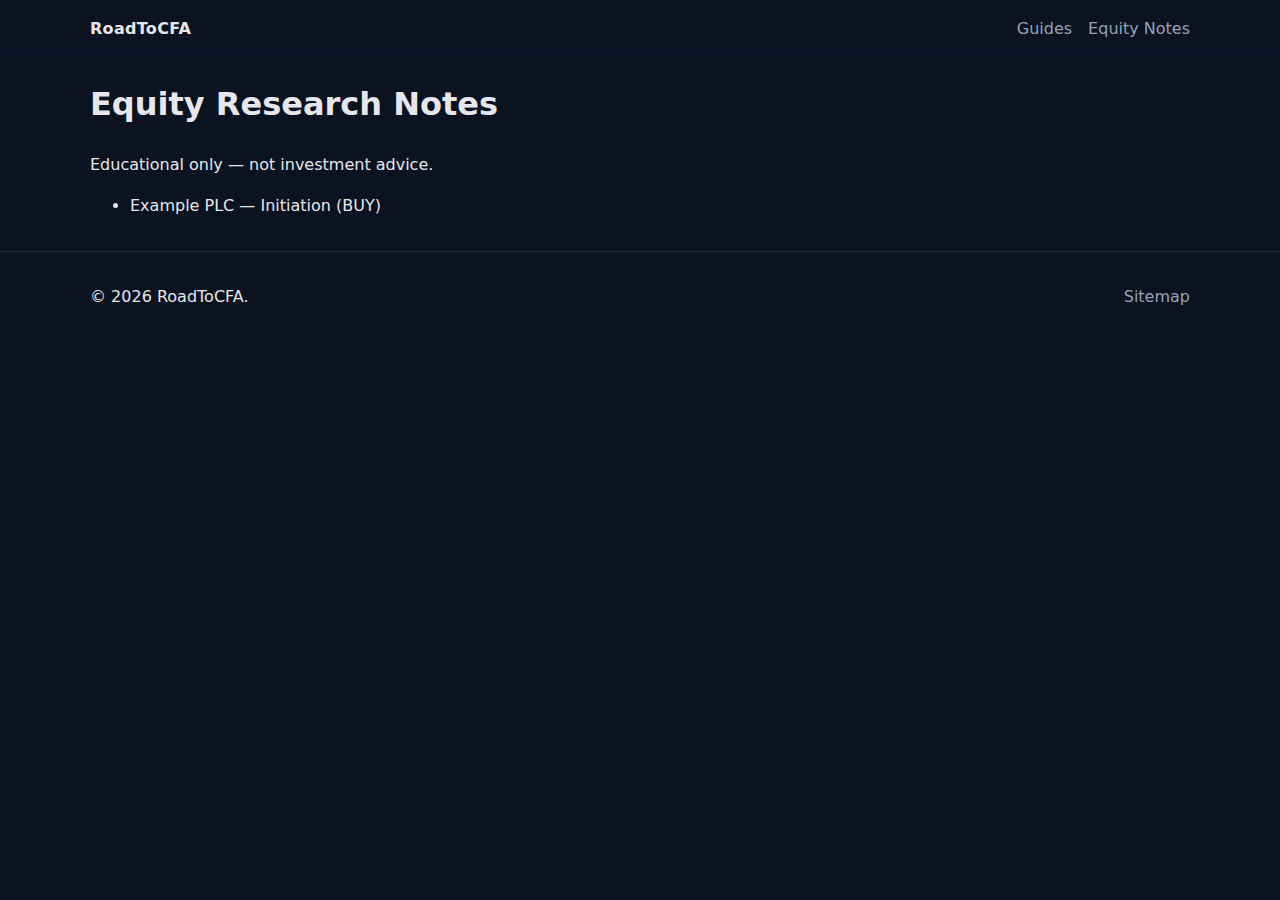
<file: notes/notes.html>
<!DOCTYPE html>
<html lang="en">
<head>
  <meta charset="utf-8">
  <meta name="viewport" content="width=device-width, initial-scale=1">
  <title>Equity Notes — RoadToCFA</title>
  <meta name="description" content="Monthly equity research write-ups with DCF, comps, catalysts and risks.">
  <link rel="icon" href="../img/favicon.svg" type="image/svg+xml">
  <link rel="stylesheet" href="../css/style.css">
</head>
<body>
  <header class="site-header">
    <nav class="nav container" aria-label="Primary">
      <a class="logo" href="../index.html">RoadToCFA</a>
      <button class="hamburger" id="hamburger" aria-label="Toggle menu" aria-expanded="false" aria-controls="menu">☰</button>
      <ul id="menu" class="menu">
        <li><a href="../index.html#guides">Guides</a></li>
        <li><a href="index.html">Equity Notes</a></li>
      </ul>
    </nav>
  </header>

  <main class="container">
    <h1>Equity Research Notes</h1>
    <p>Educational only — not investment advice.</p>
    <ul class="notes-list">
      <li><a href="sample-note.html">Example PLC — Initiation (BUY)</a></li>
    </ul>
  </main>

  <footer class="site-footer">
    <div class="container footer-inner">
      <p>© 2025 RoadToCFA.</p>
      <a href="../sitemap.xml">Sitemap</a>
    </div>
  </footer>
  <script src="../js/main.js"></script>
</body>
</html>
</file>
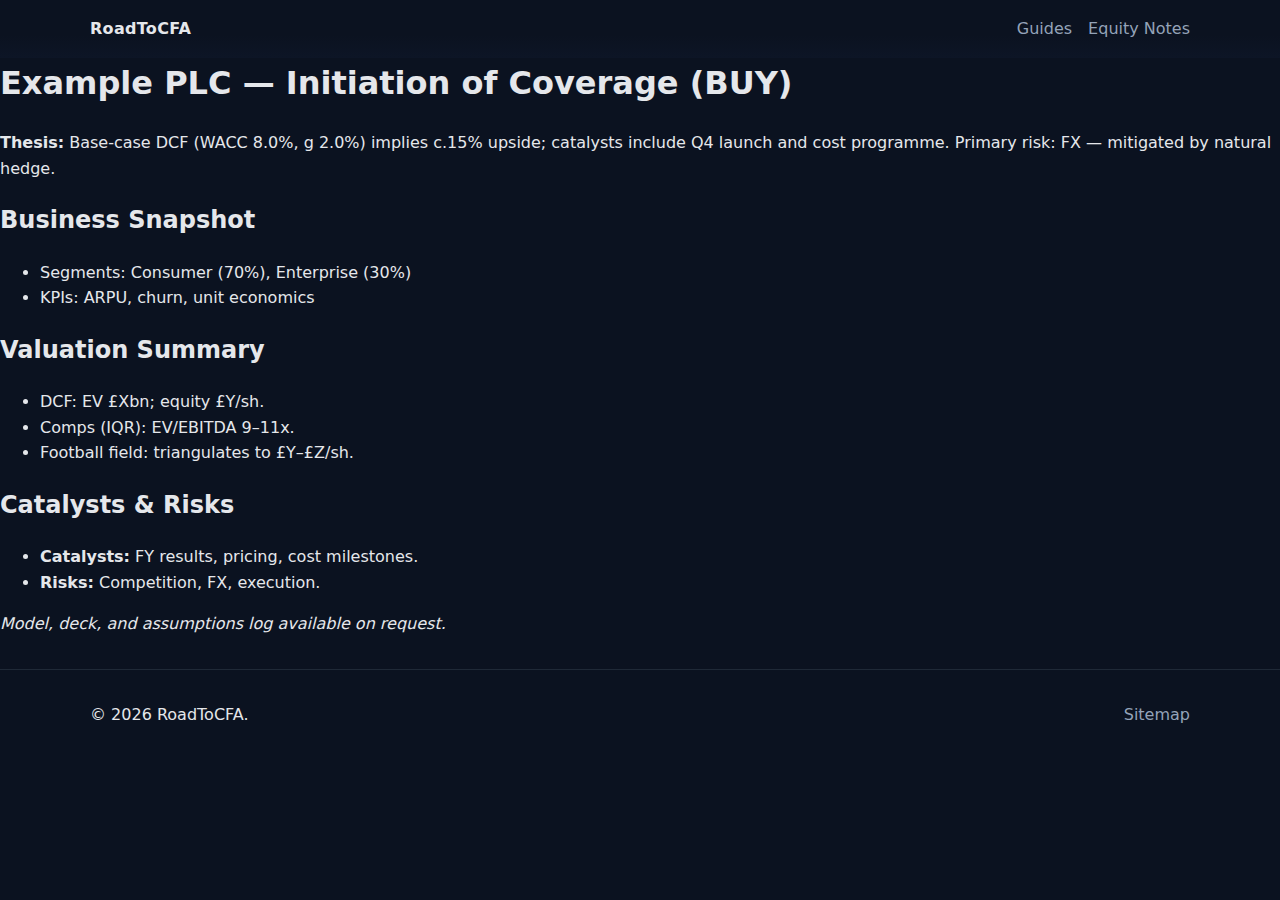
<file: notes/sample-note.html>
<!DOCTYPE html>
<html lang="en">
<head>
  <meta charset="utf-8">
  <meta name="viewport" content="width=device-width, initial-scale=1">
  <title>Example PLC — Initiation</title>
  <meta name="description" content="DCF-led initiation with comps triangulation and catalysts.">
  <link rel="icon" href="../img/favicon.svg" type="image/svg+xml">
  <link rel="stylesheet" href="../css/style.css">
</head>
<body>
  <header class="site-header">
    <nav class="nav container" aria-label="Primary">
      <a class="logo" href="../index.html">RoadToCFA</a>
      <button class="hamburger" id="hamburger" aria-label="Toggle menu" aria-expanded="false" aria-controls="menu">☰</button>
      <ul id="menu" class="menu">
        <li><a href="../index.html#guides">Guides</a></li>
        <li><a href="index.html">Equity Notes</a></li>
      </ul>
    </nav>
  </header>

  <article>
    <h1>Example PLC — Initiation of Coverage (BUY)</h1>
    <p><strong>Thesis:</strong> Base-case DCF (WACC 8.0%, g 2.0%) implies c.15% upside; catalysts include Q4 launch and cost programme. Primary risk: FX — mitigated by natural hedge.</p>
    <h2>Business Snapshot</h2>
    <ul>
      <li>Segments: Consumer (70%), Enterprise (30%)</li>
      <li>KPIs: ARPU, churn, unit economics</li>
    </ul>
    <h2>Valuation Summary</h2>
    <ul>
      <li>DCF: EV £Xbn; equity £Y/sh.</li>
      <li>Comps (IQR): EV/EBITDA 9–11x.</li>
      <li>Football field: triangulates to £Y–£Z/sh.</li>
    </ul>
    <h2>Catalysts & Risks</h2>
    <ul>
      <li><strong>Catalysts:</strong> FY results, pricing, cost milestones.</li>
      <li><strong>Risks:</strong> Competition, FX, execution.</li>
    </ul>
    <p><em>Model, deck, and assumptions log available on request.</em></p>
  </article>

  <footer class="site-footer">
    <div class="container footer-inner">
      <p>© 2025 RoadToCFA.</p>
      <a href="../sitemap.xml">Sitemap</a>
    </div>
  </footer>
  <script src="../js/main.js"></script>
</body>
</html>
</file>
<file: css/style.css>
/* Minimal, clean, responsive styles */
:root {
  --bg: #0b1220;
  --panel: #101827;
  --text: #e5e7eb;
  --muted: #94a3b8;
  --brand: #22c55e;
  --card: #0f172a;
  --border: #1f2937;
}
* { box-sizing: border-box; }
html, body { margin:0; padding:0; }
body { font-family: system-ui, -apple-system, Segoe UI, Roboto, Arial, sans-serif; background: var(--bg); color: var(--text); line-height: 1.6; }
a { color: inherit; text-decoration: none; }
.container { width: min(1100px, 92%); margin: 0 auto; }

.site-header { background: linear-gradient(180deg, #0b1220 0%, #0b1220 60%, #0d1526 100%); }
.nav { display:flex; align-items:center; justify-content:space-between; padding: 1rem 0; }
.logo { font-weight: 800; letter-spacing: .3px; }
.menu { list-style: none; display:flex; gap:1rem; margin:0; padding:0; }
.menu a { color: var(--muted); }
.menu a:hover { color: #fff; }
.hamburger { display:none; font-size:1.25rem; background:transparent; border:1px solid var(--border); color:#fff; padding:.4rem .6rem; border-radius:.5rem; }

.hero { padding: 3rem 0 2rem; text-align: center; }
.hero h1 { margin:0 0 .5rem; font-size: clamp(1.8rem, 4vw, 2.6rem); }
.cta-row { display:flex; gap:.75rem; justify-content:center; margin-top:1rem; }
.btn { background: var(--brand); color:#0b1220; padding:.7rem 1rem; border-radius:.6rem; font-weight:600; }
.btn-secondary { background: transparent; border:1px solid var(--border); color:#fff; }

.section { padding: 2.25rem 0; }
.cards { display:grid; grid-template-columns: repeat(auto-fit, minmax(220px,1fr)); gap:1rem; margin-top:1rem; }
.card { background: var(--card); border: 1px solid var(--border); border-radius:.75rem; padding:1rem; color:#fff; }
.card p { color: var(--muted); margin:.25rem 0 0; }

.site-footer { border-top:1px solid var(--border); background:#0b1220; margin-top:2rem; }
.footer-inner { display:flex; align-items:center; justify-content:space-between; padding:1rem 0; }
.footer-inner a { color: var(--muted); }
.footer-inner a:hover { color:#fff; }

/* Notes/Articles */
main article { width:min(860px, 92%); margin: 1.25rem auto 2.5rem; background: var(--panel); border:1px solid var(--border); border-radius:.75rem; padding:1rem; }
article h1 { margin-top:0; }
blockquote { border-left: 4px solid var(--border); padding-left:.75rem; color: var(--muted); }

/* Mobile nav */
@media (max-width: 760px) {
  .menu { display:none; flex-direction: column; position:absolute; right:4%; top:64px; background: var(--panel); border:1px solid var(--border); border-radius:.75rem; padding:.5rem; width:min(250px, 92%); }
  .menu.show { display:flex; }
  .hamburger { display:block; }
}
</file>
